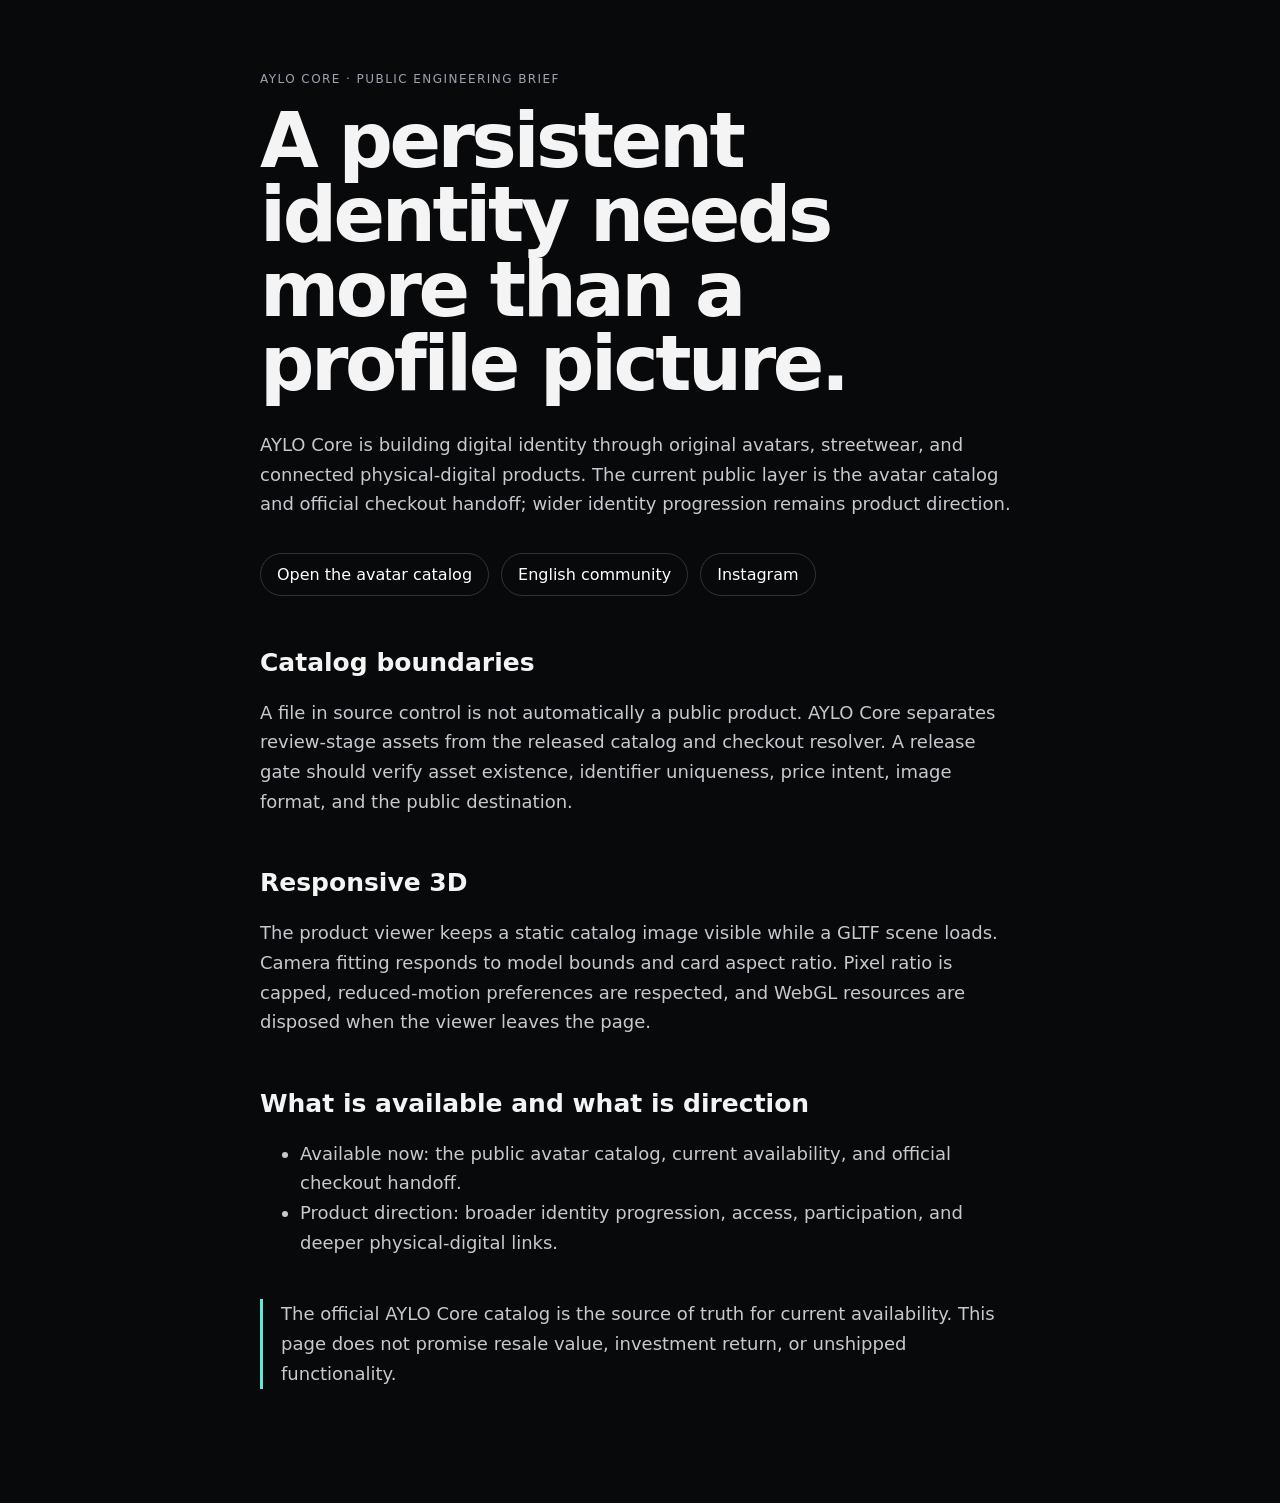
<file: index.html>
<!doctype html>
<html lang="en">
<head>
  <meta charset="utf-8">
  <meta name="viewport" content="width=device-width, initial-scale=1">
  <title>AYLO Core — Persistent Digital Identity Engineering</title>
  <meta name="description" content="Public technical overview of AYLO Core avatars, catalog boundaries, mobile 3D performance, and official project links.">
  <style>
    :root { color-scheme: dark; font-family: Inter, ui-sans-serif, system-ui, sans-serif; background: #08090b; color: #f4f4f5; }
    body { margin: 0; }
    main { max-width: 760px; margin: 0 auto; padding: 72px 24px 96px; }
    .eyebrow { color: #9ca3af; letter-spacing: .12em; text-transform: uppercase; font-size: 12px; }
    h1 { font-size: clamp(40px, 8vw, 76px); line-height: .98; margin: 18px 0 28px; letter-spacing: -.045em; }
    h2 { margin-top: 52px; font-size: 25px; }
    p, li { color: #c7c9ce; font-size: 18px; line-height: 1.65; }
    a { color: #fff; text-decoration-color: #5eead4; text-underline-offset: 4px; }
    .links { display: flex; flex-wrap: wrap; gap: 12px; margin-top: 34px; }
    .links a { border: 1px solid #30343a; border-radius: 999px; padding: 11px 16px; text-decoration: none; }
    .note { border-left: 3px solid #5eead4; padding-left: 18px; margin-top: 42px; }
  </style>
</head>
<body>
  <main>
    <div class="eyebrow">AYLO Core · Public engineering brief</div>
    <h1>A persistent identity needs more than a profile picture.</h1>
    <p>AYLO Core is building digital identity through original avatars, streetwear, and connected physical-digital products. The current public layer is the avatar catalog and official checkout handoff; wider identity progression remains product direction.</p>

    <div class="links">
      <a href="https://aylo.technology/aylo-core?utm_source=github_pages&amp;utm_medium=technical&amp;utm_campaign=aylo_engineering_2026_09">Open the avatar catalog</a>
      <a href="https://t.me/aylocore">English community</a>
      <a href="https://www.instagram.com/aylo.core/">Instagram</a>
    </div>

    <h2>Catalog boundaries</h2>
    <p>A file in source control is not automatically a public product. AYLO Core separates review-stage assets from the released catalog and checkout resolver. A release gate should verify asset existence, identifier uniqueness, price intent, image format, and the public destination.</p>

    <h2>Responsive 3D</h2>
    <p>The product viewer keeps a static catalog image visible while a GLTF scene loads. Camera fitting responds to model bounds and card aspect ratio. Pixel ratio is capped, reduced-motion preferences are respected, and WebGL resources are disposed when the viewer leaves the page.</p>

    <h2>What is available and what is direction</h2>
    <ul>
      <li>Available now: the public avatar catalog, current availability, and official checkout handoff.</li>
      <li>Product direction: broader identity progression, access, participation, and deeper physical-digital links.</li>
    </ul>

    <p class="note">The official AYLO Core catalog is the source of truth for current availability. This page does not promise resale value, investment return, or unshipped functionality.</p>
  </main>
</body>
</html>
</file>
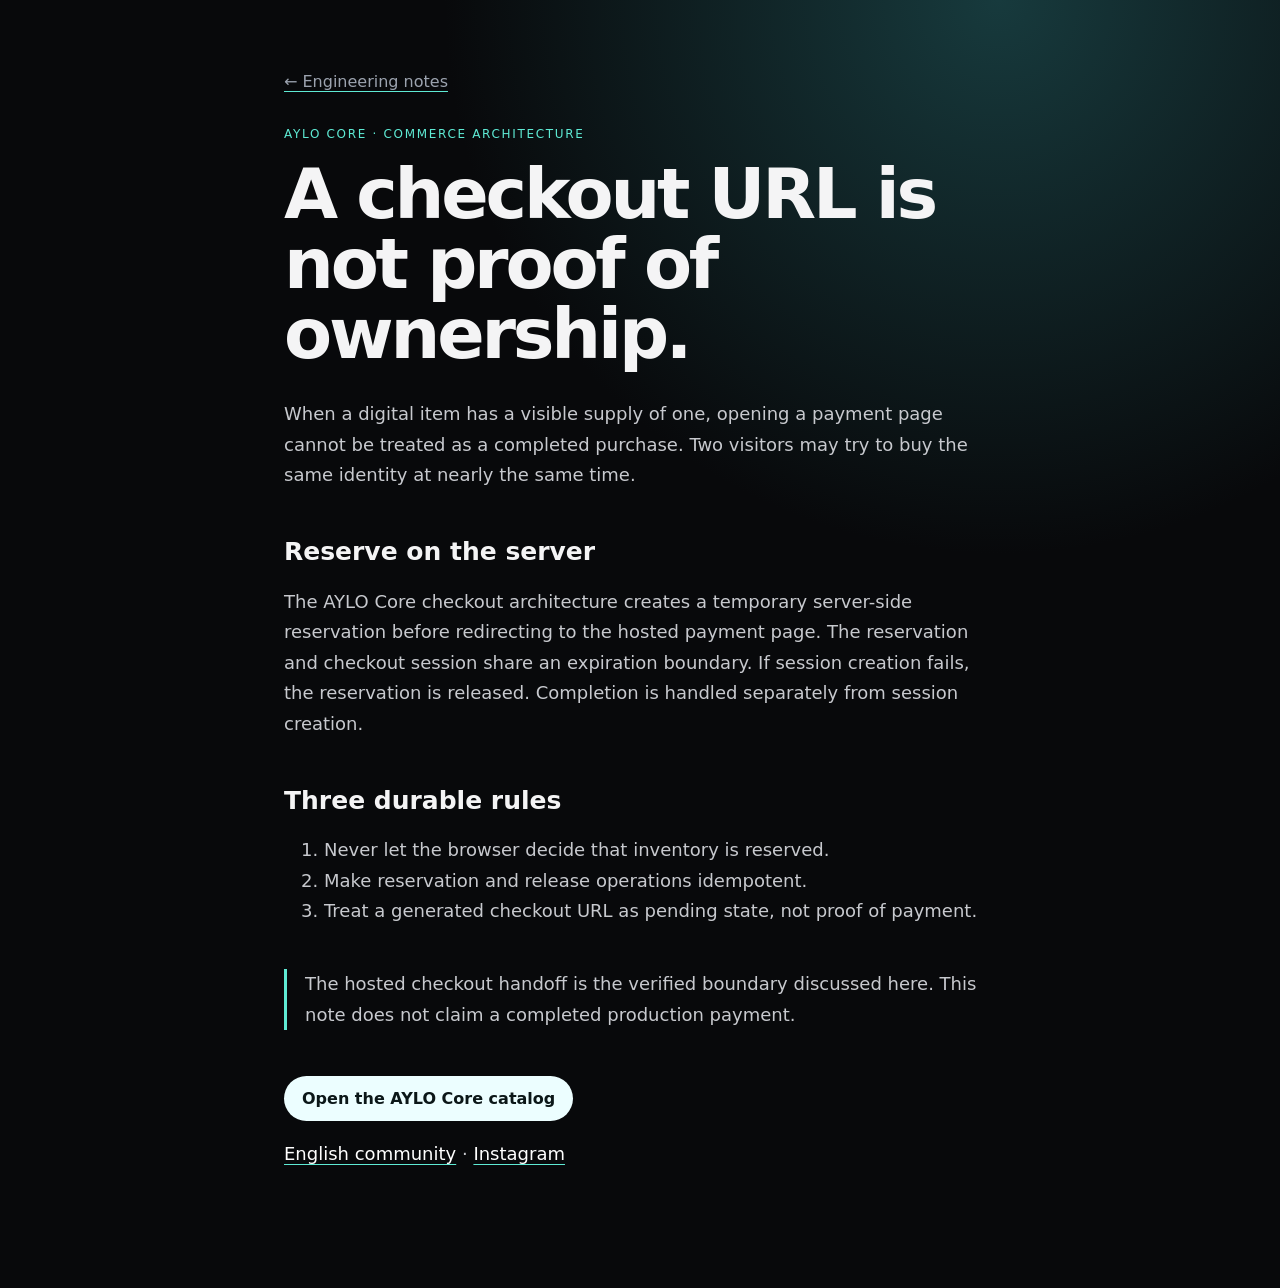
<file: checkout-reservation/index.html>
<!doctype html><html lang="en"><head><meta charset="utf-8"><meta name="viewport" content="width=device-width,initial-scale=1"><title>Reserving One-of-One Checkout Inventory Safely — AYLO Core</title><meta name="description" content="AYLO Core engineering note on temporary server-side reservations and reliable one-of-one checkout boundaries."><link rel="stylesheet" href="../article.css"></head><body><main>
<a class="back" href="/aylo-core-engineering-notes/">← Engineering notes</a><div class="label">AYLO Core · Commerce architecture</div>
<h1>A checkout URL is not proof of ownership.</h1>
<p>When a digital item has a visible supply of one, opening a payment page cannot be treated as a completed purchase. Two visitors may try to buy the same identity at nearly the same time.</p>
<h2>Reserve on the server</h2><p>The AYLO Core checkout architecture creates a temporary server-side reservation before redirecting to the hosted payment page. The reservation and checkout session share an expiration boundary. If session creation fails, the reservation is released. Completion is handled separately from session creation.</p>
<h2>Three durable rules</h2><ol><li>Never let the browser decide that inventory is reserved.</li><li>Make reservation and release operations idempotent.</li><li>Treat a generated checkout URL as pending state, not proof of payment.</li></ol>
<p class="note">The hosted checkout handoff is the verified boundary discussed here. This note does not claim a completed production payment.</p>
<a class="cta" href="https://aylo.technology/aylo-core?utm_source=github_pages&amp;utm_medium=technical&amp;utm_campaign=aylo_engineering_2026_09&amp;utm_content=inventory_reservation">Open the AYLO Core catalog</a><p><a href="https://t.me/aylocore">English community</a> · <a href="https://www.instagram.com/aylo.core/">Instagram</a></p>
</main></body></html>
</file>
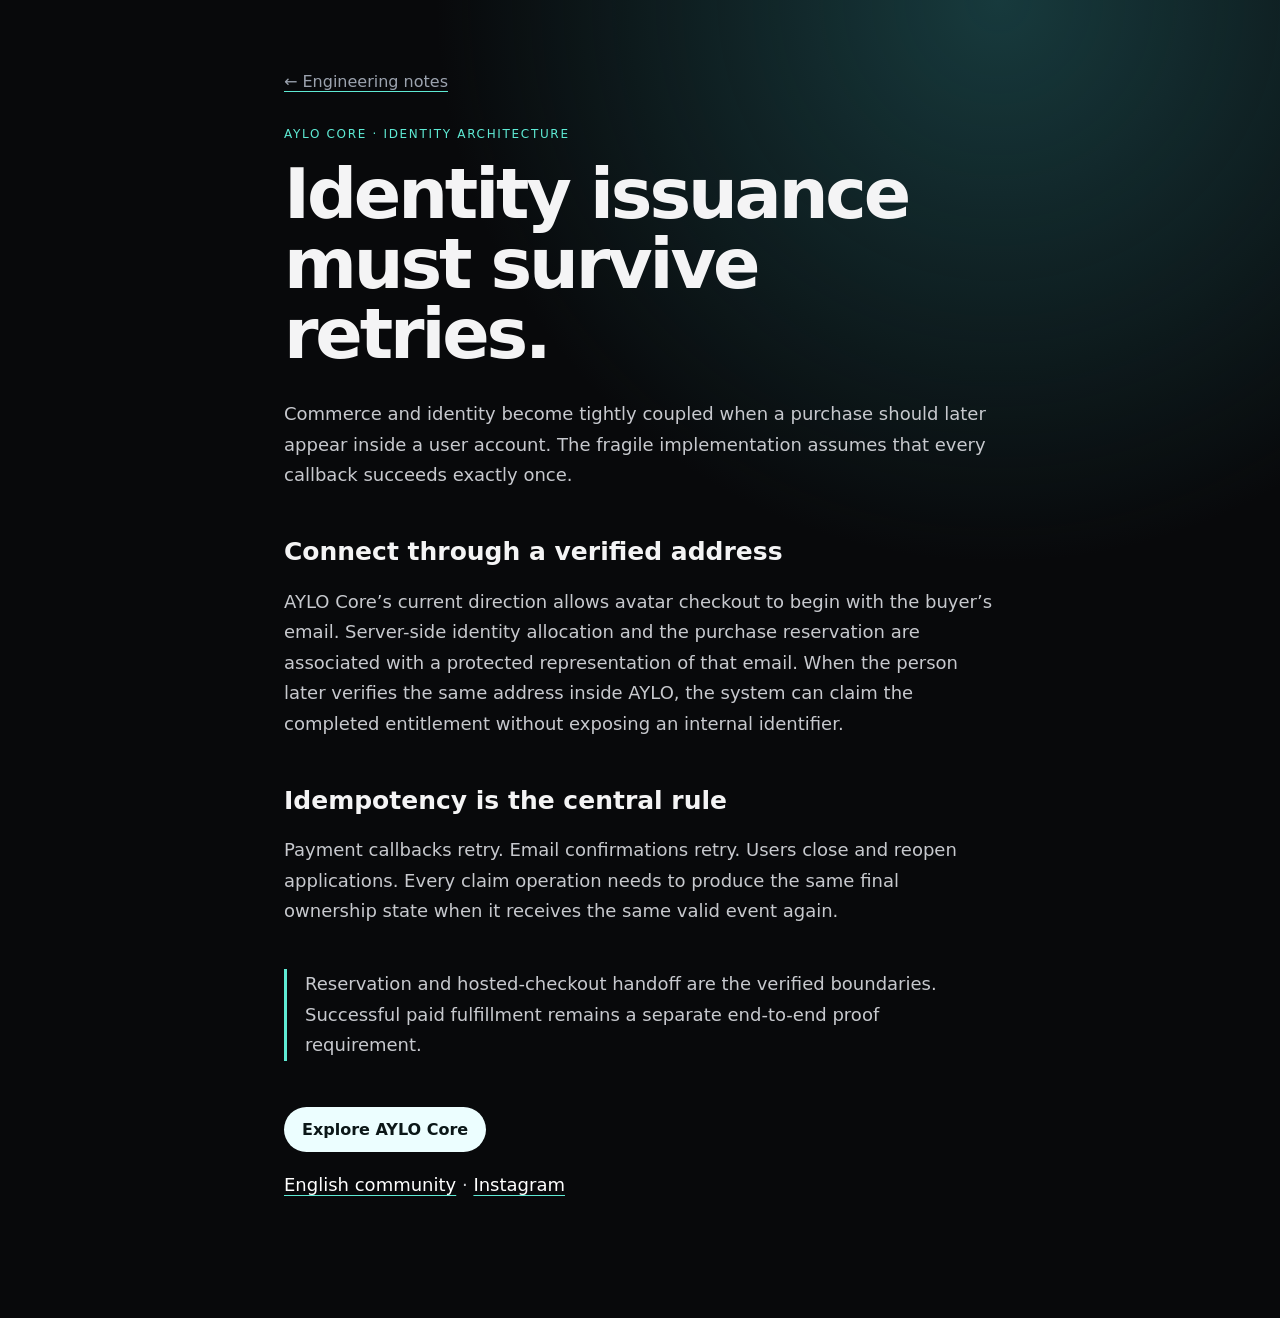
<file: idempotent-identity/index.html>
<!doctype html><html lang="en"><head><meta charset="utf-8"><meta name="viewport" content="width=device-width,initial-scale=1"><title>Designing Idempotent Identity Issuance — AYLO Core</title><meta name="description" content="AYLO Core engineering note on email-bound purchase claims, retries and idempotent identity issuance."><link rel="stylesheet" href="../article.css"></head><body><main>
<a class="back" href="/aylo-core-engineering-notes/">← Engineering notes</a><div class="label">AYLO Core · Identity architecture</div>
<h1>Identity issuance must survive retries.</h1>
<p>Commerce and identity become tightly coupled when a purchase should later appear inside a user account. The fragile implementation assumes that every callback succeeds exactly once.</p>
<h2>Connect through a verified address</h2><p>AYLO Core’s current direction allows avatar checkout to begin with the buyer’s email. Server-side identity allocation and the purchase reservation are associated with a protected representation of that email. When the person later verifies the same address inside AYLO, the system can claim the completed entitlement without exposing an internal identifier.</p>
<h2>Idempotency is the central rule</h2><p>Payment callbacks retry. Email confirmations retry. Users close and reopen applications. Every claim operation needs to produce the same final ownership state when it receives the same valid event again.</p>
<p class="note">Reservation and hosted-checkout handoff are the verified boundaries. Successful paid fulfillment remains a separate end-to-end proof requirement.</p>
<a class="cta" href="https://aylo.technology/aylo-core?utm_source=github_pages&amp;utm_medium=technical&amp;utm_campaign=aylo_engineering_2026_09&amp;utm_content=identity_issuance">Explore AYLO Core</a><p><a href="https://t.me/aylocore">English community</a> · <a href="https://www.instagram.com/aylo.core/">Instagram</a></p>
</main></body></html>
</file>
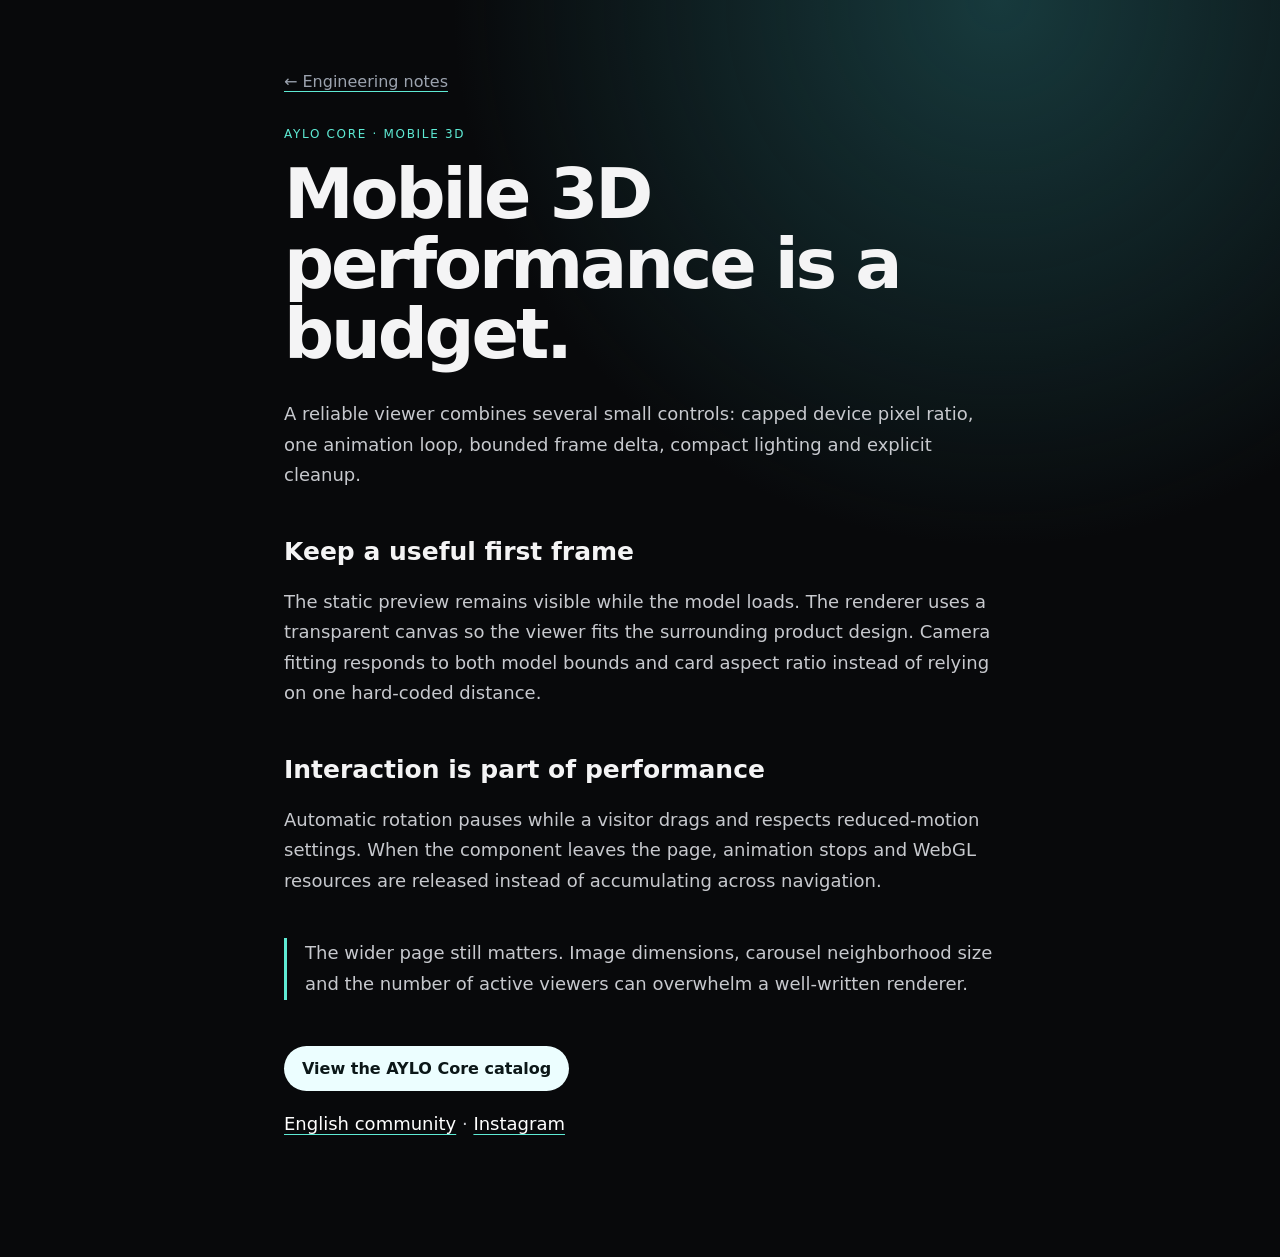
<file: mobile-3d/index.html>
<!doctype html><html lang="en"><head><meta charset="utf-8"><meta name="viewport" content="width=device-width,initial-scale=1"><title>Keeping 3D Product Pages Fast on Mobile — AYLO Core</title><meta name="description" content="AYLO Core engineering note on mobile GLTF viewing, bounded frame work, reduced motion and WebGL cleanup."><link rel="stylesheet" href="../article.css"></head><body><main>
<a class="back" href="/aylo-core-engineering-notes/">← Engineering notes</a><div class="label">AYLO Core · Mobile 3D</div>
<h1>Mobile 3D performance is a budget.</h1>
<p>A reliable viewer combines several small controls: capped device pixel ratio, one animation loop, bounded frame delta, compact lighting and explicit cleanup.</p>
<h2>Keep a useful first frame</h2><p>The static preview remains visible while the model loads. The renderer uses a transparent canvas so the viewer fits the surrounding product design. Camera fitting responds to both model bounds and card aspect ratio instead of relying on one hard-coded distance.</p>
<h2>Interaction is part of performance</h2><p>Automatic rotation pauses while a visitor drags and respects reduced-motion settings. When the component leaves the page, animation stops and WebGL resources are released instead of accumulating across navigation.</p>
<p class="note">The wider page still matters. Image dimensions, carousel neighborhood size and the number of active viewers can overwhelm a well-written renderer.</p>
<a class="cta" href="https://aylo.technology/aylo-core?utm_source=github_pages&amp;utm_medium=technical&amp;utm_campaign=aylo_engineering_2026_09&amp;utm_content=mobile_3d">View the AYLO Core catalog</a><p><a href="https://t.me/aylocore">English community</a> · <a href="https://www.instagram.com/aylo.core/">Instagram</a></p>
</main></body></html>
</file>
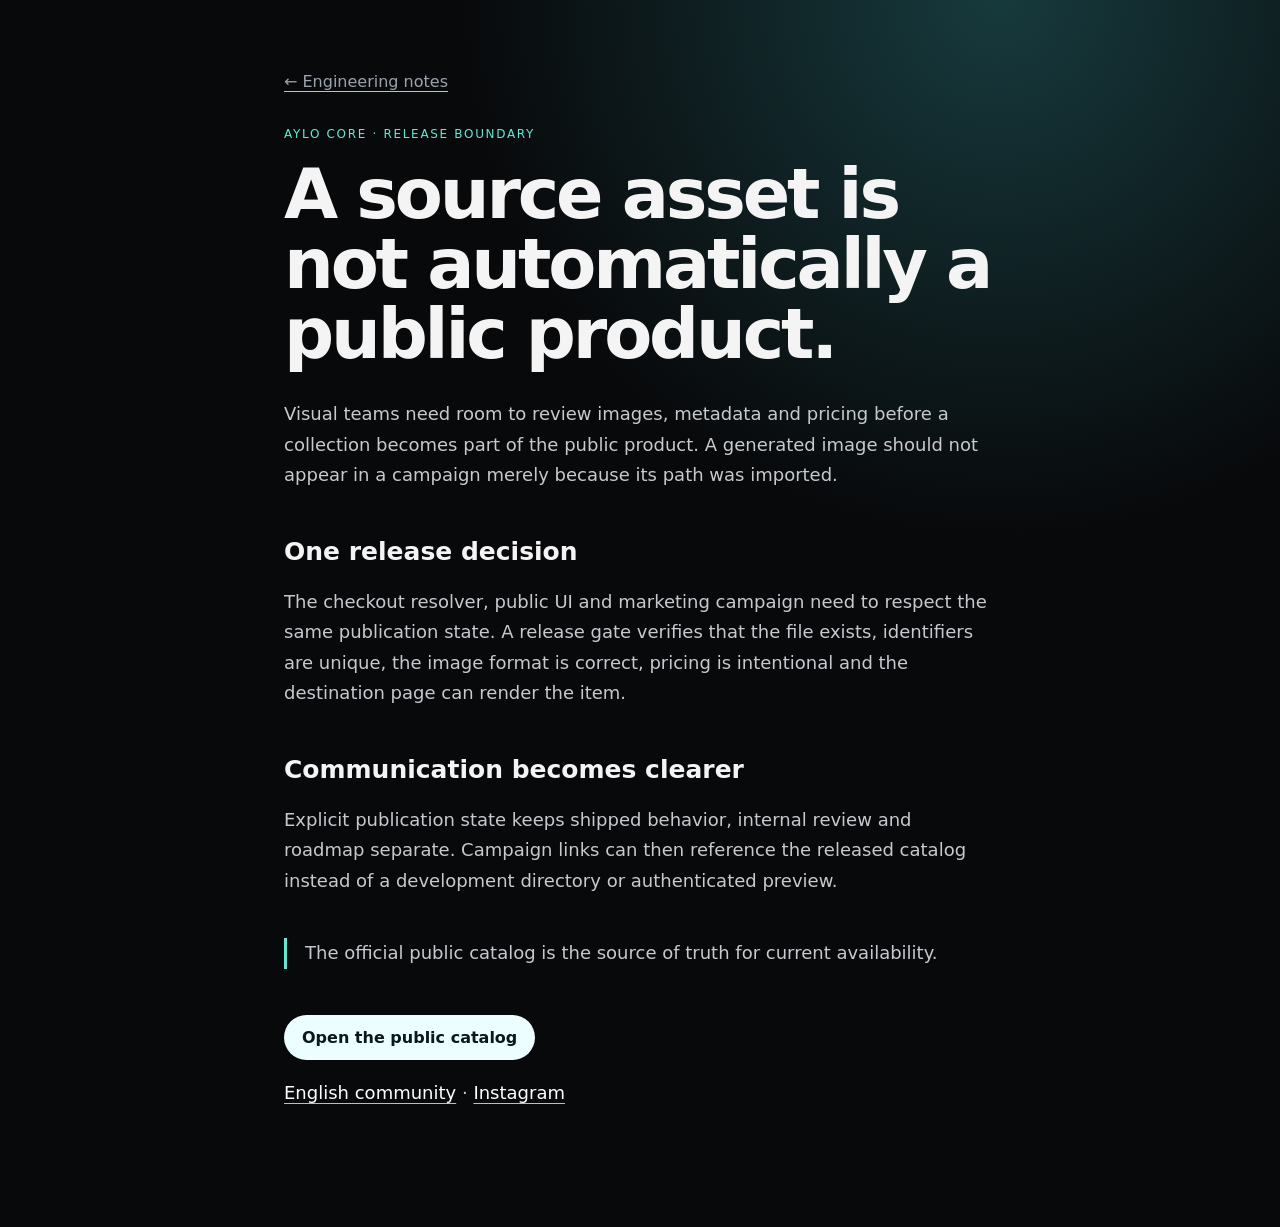
<file: public-catalog-boundaries/index.html>
<!doctype html><html lang="en"><head><meta charset="utf-8"><meta name="viewport" content="width=device-width,initial-scale=1"><title>Separating Public Catalog State From Review Assets — AYLO Core</title><meta name="description" content="AYLO Core engineering note on explicit release state, catalog validation and internal-review boundaries."><link rel="stylesheet" href="../article.css"></head><body><main>
<a class="back" href="/aylo-core-engineering-notes/">← Engineering notes</a><div class="label">AYLO Core · Release boundary</div>
<h1>A source asset is not automatically a public product.</h1>
<p>Visual teams need room to review images, metadata and pricing before a collection becomes part of the public product. A generated image should not appear in a campaign merely because its path was imported.</p>
<h2>One release decision</h2><p>The checkout resolver, public UI and marketing campaign need to respect the same publication state. A release gate verifies that the file exists, identifiers are unique, the image format is correct, pricing is intentional and the destination page can render the item.</p>
<h2>Communication becomes clearer</h2><p>Explicit publication state keeps shipped behavior, internal review and roadmap separate. Campaign links can then reference the released catalog instead of a development directory or authenticated preview.</p>
<p class="note">The official public catalog is the source of truth for current availability.</p>
<a class="cta" href="https://aylo.technology/aylo-core?utm_source=github_pages&amp;utm_medium=technical&amp;utm_campaign=aylo_engineering_2026_09&amp;utm_content=publication_boundary">Open the public catalog</a><p><a href="https://t.me/aylocore">English community</a> · <a href="https://www.instagram.com/aylo.core/">Instagram</a></p>
</main></body></html>
</file>
<file: article.css>
:root { color-scheme: dark; font-family: Inter, ui-sans-serif, system-ui, sans-serif; background: #08090b; color: #f4f4f5; }
* { box-sizing: border-box; }
body { margin: 0; background: radial-gradient(circle at 78% 0%, #173a3d 0, transparent 34%), #08090b; }
main { max-width: 760px; margin: 0 auto; padding: 72px 24px 100px; }
.label { color: #5eead4; text-transform: uppercase; letter-spacing: .14em; font-size: 12px; }
h1 { margin: 18px 0 30px; font-size: clamp(40px, 8vw, 70px); line-height: 1; letter-spacing: -.045em; }
h2 { margin-top: 46px; font-size: 25px; }
p, li { color: #c7c9ce; font-size: 18px; line-height: 1.7; }
a { color: #fff; text-decoration-color: #5eead4; text-underline-offset: 4px; }
.back { display: inline-block; margin-bottom: 36px; color: #9ca3af; }
.cta { display: inline-block; margin-top: 28px; padding: 13px 18px; border-radius: 999px; background: #ecfeff; color: #0b1718; font-weight: 700; text-decoration: none; }
.note { margin-top: 42px; padding-left: 18px; border-left: 3px solid #5eead4; }
</file>
